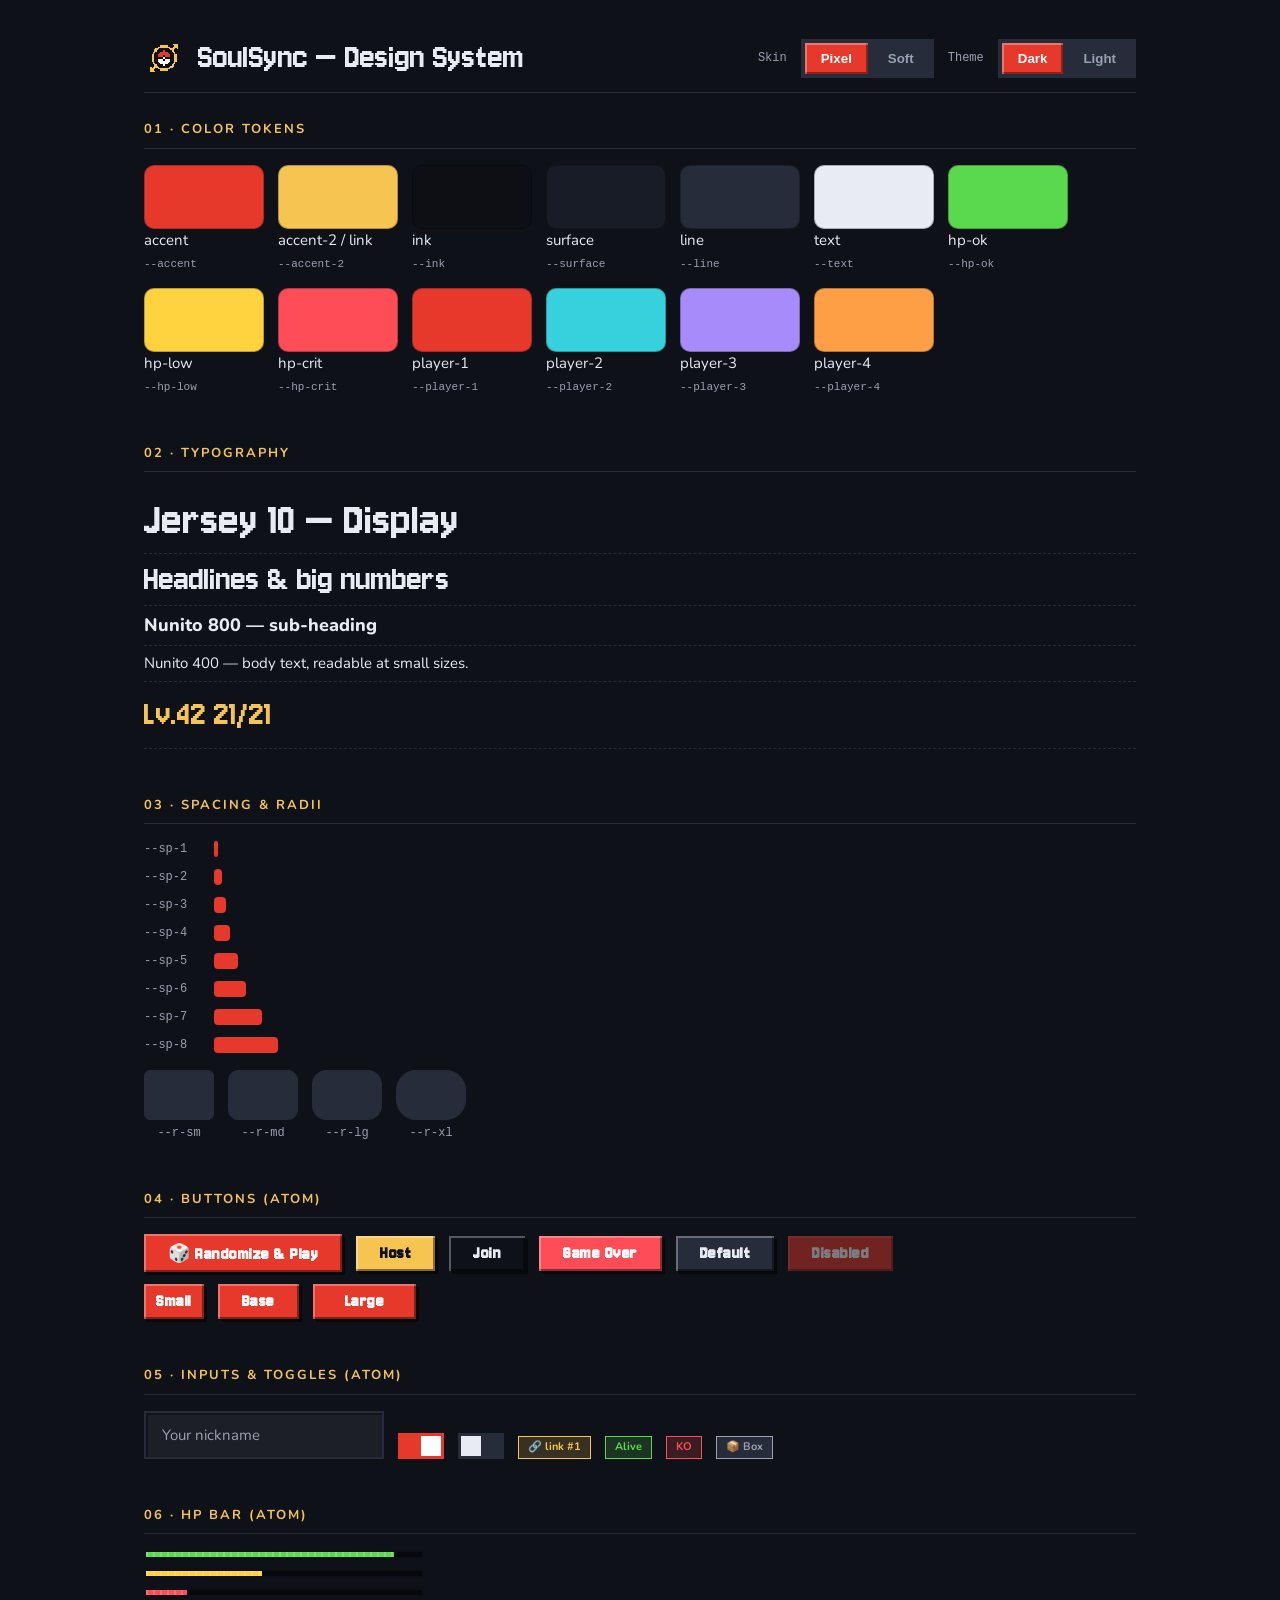
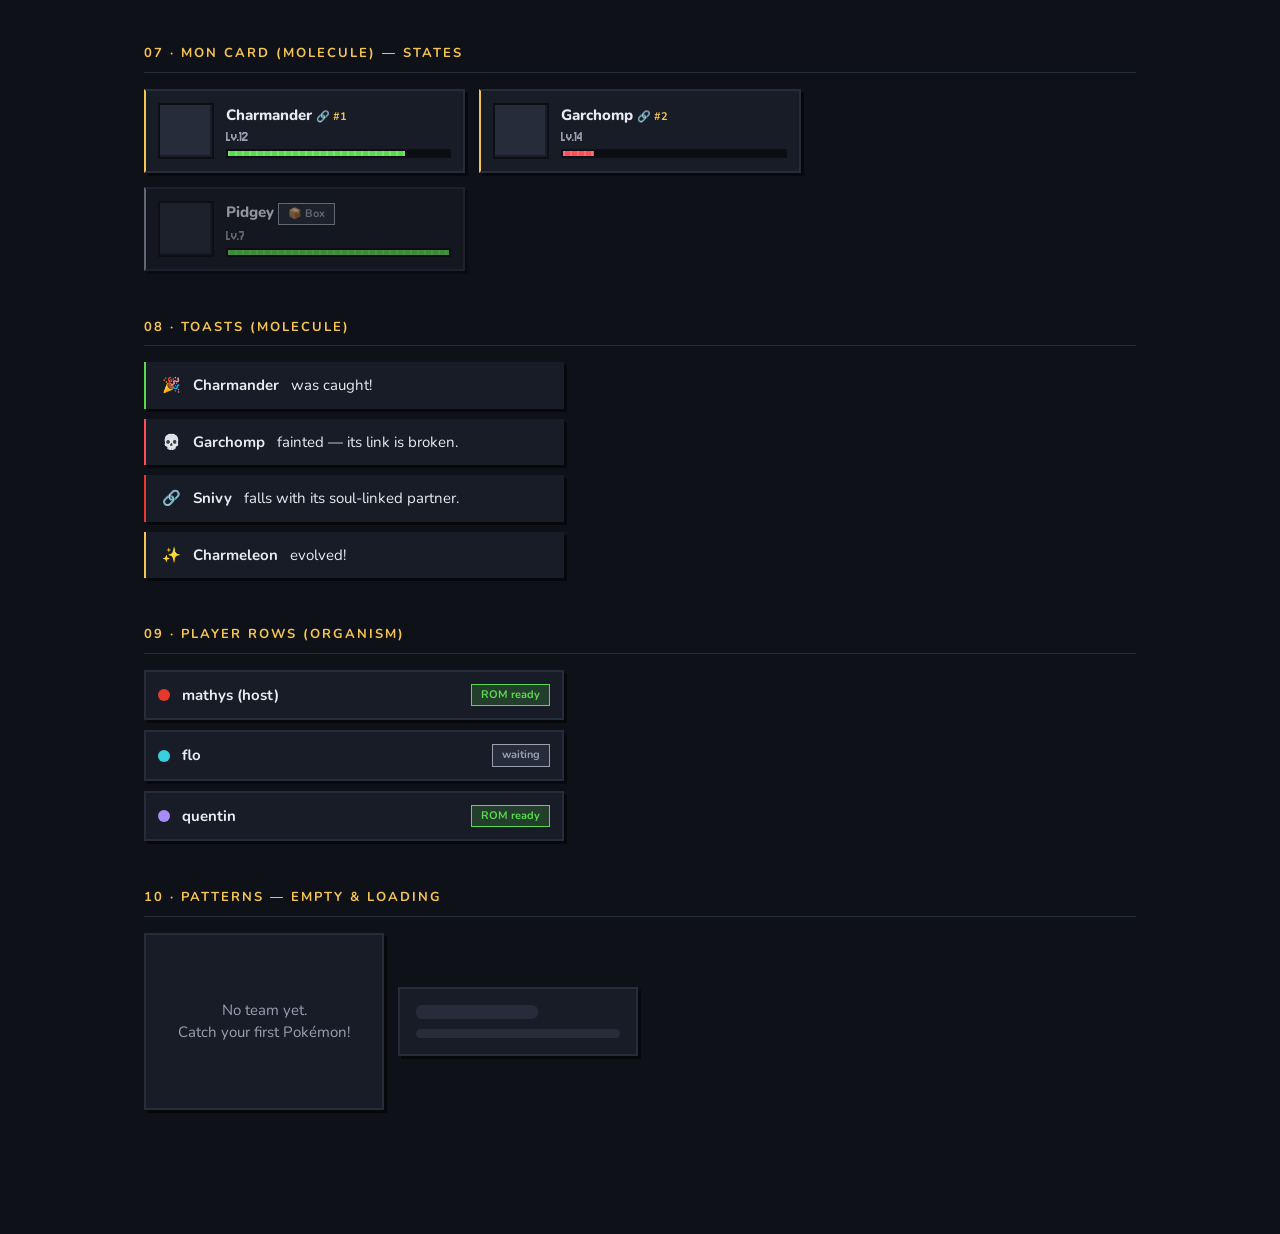
<file: ui/design-system.html>
<!doctype html>
<html lang="en" data-theme="dark" data-skin="pixel">
<head>
<meta charset="utf-8" />
<meta name="viewport" content="width=device-width, initial-scale=1" />
<title>SoulSync — Design System</title>
<link rel="icon" href="../docs/assets/favicon.ico">
<link rel="preconnect" href="https://fonts.googleapis.com">
<link rel="preconnect" href="https://fonts.gstatic.com" crossorigin>
<link href="https://fonts.googleapis.com/css2?family=Jersey+10&family=Nunito:wght@400;600;700;800&display=swap" rel="stylesheet">
<link rel="stylesheet" href="styles/tokens.css">
<link rel="stylesheet" href="styles/components.css">
<link rel="stylesheet" href="styles/pixel.css">
<style>
  .wrap { max-width: 1040px; margin: 0 auto; padding: 24px 24px 80px; }
  .topbar { display:flex; align-items:center; gap:14px; position:sticky; top:0; z-index:10;
            background:var(--bg); padding:14px 0; border-bottom:1px solid var(--line); margin-bottom:24px; }
  .topbar .h1 { font-size: var(--fs-6); }
  section { margin: 0 0 44px; }
  .sechead { border-bottom:1px solid var(--line); padding-bottom:8px; margin-bottom:16px; }
  .row { display:flex; gap:14px; flex-wrap:wrap; align-items:center; }
  .stack { display:flex; flex-direction:column; gap:10px; }
  .swatch { width:120px; }
  .swatch .chip { height:64px; border-radius:var(--r-md); border:1px solid #0004; }
  .swatch small { font-family:monospace; color:var(--text-muted); font-size:11px; }
  .scale > div { display:flex; align-items:baseline; gap:12px; border-bottom:1px dashed var(--line); padding:6px 0; }
  .box { display:grid; gap:14px; grid-template-columns:repeat(auto-fill,minmax(260px,1fr)); }
  .spacer { background:var(--accent); height:16px; border-radius:4px; }
  .label { font-size:12px; color:var(--text-muted); font-family:monospace; }
</style>
</head>
<body>
<div class="wrap">

  <div class="topbar">
    <img src="../docs/assets/logo.png" width="40" height="40" style="image-rendering:pixelated">
    <div class="h1 h-display">SoulSync — Design System</div>
    <div style="flex:1"></div>
    <span class="label">Skin</span>
    <div class="tabs">
      <button class="tab is-active" data-skin-set="pixel">Pixel</button>
      <button class="tab" data-skin-set="soft">Soft</button>
    </div>
    <span class="label">Theme</span>
    <div class="tabs">
      <button class="tab is-active" data-set="dark">Dark</button>
      <button class="tab" data-set="light">Light</button>
    </div>
  </div>

  <!-- COLORS -->
  <section>
    <div class="sechead"><span class="h3">01 · Color tokens</span></div>
    <div class="row" id="swatches"></div>
  </section>

  <!-- TYPE -->
  <section>
    <div class="sechead"><span class="h3">02 · Typography</span></div>
    <div class="scale">
      <div><span class="h1">Jersey 10 — Display</span></div>
      <div><span class="h2">Headlines &amp; big numbers</span></div>
      <div><span style="font-weight:800;font-size:var(--fs-3)">Nunito 800 — sub-heading</span></div>
      <div><span style="font-size:var(--fs-2)">Nunito 400 — body text, readable at small sizes.</span></div>
      <div><span class="num" style="font-size:var(--fs-6);color:var(--accent-2)">Lv.42  21/21</span></div>
    </div>
  </section>

  <!-- SPACING / RADII -->
  <section>
    <div class="sechead"><span class="h3">03 · Spacing &amp; radii</span></div>
    <div class="stack" id="spacing"></div>
    <div class="row" style="margin-top:16px" id="radii"></div>
  </section>

  <!-- BUTTONS -->
  <section>
    <div class="sechead"><span class="h3">04 · Buttons (atom)</span></div>
    <div class="row">
      <button class="btn btn--primary">🎲 Randomize &amp; Play</button>
      <button class="btn btn--gold">Host</button>
      <button class="btn btn--ghost">Join</button>
      <button class="btn btn--danger">Game Over</button>
      <button class="btn">Default</button>
      <button class="btn btn--primary" disabled>Disabled</button>
    </div>
    <div class="row" style="margin-top:12px">
      <button class="btn btn--primary btn--sm">Small</button>
      <button class="btn btn--primary">Base</button>
      <button class="btn btn--primary btn--lg">Large</button>
    </div>
  </section>

  <!-- FORM -->
  <section>
    <div class="sechead"><span class="h3">05 · Inputs &amp; toggles (atom)</span></div>
    <div class="row" style="align-items:flex-end">
      <div style="width:240px"><input class="input" placeholder="Your nickname"></div>
      <label class="toggle"><input type="checkbox" checked><span class="toggle__track"></span></label>
      <label class="toggle"><input type="checkbox"><span class="toggle__track"></span></label>
      <span class="badge badge--link">🔗 link #1</span>
      <span class="badge badge--alive">Alive</span>
      <span class="badge badge--dead">KO</span>
      <span class="badge badge--box">📦 Box</span>
    </div>
  </section>

  <!-- HP BARS -->
  <section>
    <div class="sechead"><span class="h3">06 · HP bar (atom)</span></div>
    <div class="stack" style="max-width:280px">
      <div class="hpbar"><div class="hpbar__fill" style="width:90%"></div></div>
      <div class="hpbar"><div class="hpbar__fill is-low" style="width:42%"></div></div>
      <div class="hpbar"><div class="hpbar__fill is-crit" style="width:15%"></div></div>
    </div>
  </section>

  <!-- MON CARDS -->
  <section>
    <div class="sechead"><span class="h3">07 · Mon card (molecule) — states</span></div>
    <div class="box">
      <div class="mon">
        <div class="mon__pic"></div>
        <div class="mon__body"><span class="mon__name">Charmander</span> <span class="mon__link">🔗 #1</span>
          <div class="mon__lvl">Lv.12</div><div class="hpbar"><div class="hpbar__fill" style="width:80%"></div></div></div>
      </div>
      <div class="mon is-critical">
        <div class="mon__pic"></div>
        <div class="mon__body"><span class="mon__name">Garchomp</span> <span class="mon__link">🔗 #2</span>
          <div class="mon__lvl">Lv.14</div><div class="hpbar"><div class="hpbar__fill is-crit" style="width:14%"></div></div></div>
      </div>
      <div class="mon is-fainted">
        <div class="mon__pic"></div>
        <div class="mon__body"><span class="mon__name">Snivy ✖</span>
          <div class="mon__lvl">Lv.10</div><div class="hpbar"><div class="hpbar__fill is-crit" style="width:0%"></div></div></div>
      </div>
      <div class="mon is-boxed">
        <div class="mon__pic"></div>
        <div class="mon__body"><span class="mon__name">Pidgey</span> <span class="badge badge--box">📦 Box</span>
          <div class="mon__lvl">Lv.7</div><div class="hpbar"><div class="hpbar__fill" style="width:100%"></div></div></div>
      </div>
    </div>
  </section>

  <!-- TOASTS -->
  <section>
    <div class="sechead"><span class="h3">08 · Toasts (molecule)</span></div>
    <div class="stack" style="max-width:420px">
      <div class="toast toast--catch">🎉 <b>Charmander</b> was caught!</div>
      <div class="toast toast--death">💀 <b>Garchomp</b> fainted — its link is broken.</div>
      <div class="toast toast--cascade">🔗 <b>Snivy</b> falls with its soul-linked partner.</div>
      <div class="toast toast--evolve">✨ <b>Charmeleon</b> evolved!</div>
    </div>
  </section>

  <!-- LOBBY -->
  <section>
    <div class="sechead"><span class="h3">09 · Player rows (organism)</span></div>
    <div class="stack" style="max-width:420px">
      <div class="player-row"><span class="player-dot" style="background:var(--player-1)"></span><span class="player-row__name">mathys (host)</span><span class="badge badge--alive">ROM ready</span></div>
      <div class="player-row"><span class="player-dot" style="background:var(--player-2)"></span><span class="player-row__name">flo</span><span class="badge badge--box">waiting</span></div>
      <div class="player-row"><span class="player-dot" style="background:var(--player-3)"></span><span class="player-row__name">quentin</span><span class="badge badge--alive">ROM ready</span></div>
    </div>
  </section>

  <!-- PATTERNS -->
  <section>
    <div class="sechead"><span class="h3">10 · Patterns — empty &amp; loading</span></div>
    <div class="row">
      <div class="card" style="width:240px"><div class="empty">No team yet.<br>Catch your first Pokémon!</div></div>
      <div class="card" style="width:240px">
        <div class="skeleton" style="height:14px;width:60%;margin-bottom:10px"></div>
        <div class="skeleton" style="height:9px;width:100%"></div>
      </div>
    </div>
  </section>

</div>

<script>
  // theme toggle
  document.querySelectorAll('.tab[data-set]').forEach(b=>b.onclick=()=>{
    document.documentElement.setAttribute('data-theme', b.dataset.set);
    document.querySelectorAll('.tab[data-set]').forEach(x=>x.classList.toggle('is-active', x===b));
  });
  // skin toggle (pixel <-> soft). "soft" = remove data-skin so only components.css applies.
  document.querySelectorAll('.tab[data-skin-set]').forEach(b=>b.onclick=()=>{
    const s=b.dataset.skinSet;
    if(s==='pixel') document.documentElement.setAttribute('data-skin','pixel');
    else document.documentElement.removeAttribute('data-skin');
    document.querySelectorAll('.tab[data-skin-set]').forEach(x=>x.classList.toggle('is-active', x===b));
  });
  // color swatches
  const COLORS=[['accent','--accent'],['accent-2 / link','--accent-2'],['ink','--ink'],['surface','--surface'],
    ['line','--line'],['text','--text'],['hp-ok','--hp-ok'],['hp-low','--hp-low'],['hp-crit','--hp-crit'],
    ['player-1','--player-1'],['player-2','--player-2'],['player-3','--player-3'],['player-4','--player-4']];
  document.getElementById('swatches').innerHTML = COLORS.map(([n,v])=>
    `<div class="swatch"><div class="chip" style="background:var(${v})"></div><div>${n}</div><small>${v}</small></div>`).join('');
  // spacing
  document.getElementById('spacing').innerHTML = [1,2,3,4,5,6,7,8].map(i=>
    `<div style="display:flex;align-items:center;gap:10px"><span class="label" style="width:60px">--sp-${i}</span><div class="spacer" style="width:var(--sp-${i})"></div></div>`).join('');
  // radii
  document.getElementById('radii').innerHTML = ['sm','md','lg','xl'].map(r=>
    `<div style="text-align:center"><div style="width:70px;height:50px;background:var(--surface-2);border:1px solid var(--line);border-radius:var(--r-${r})"></div><small class="label">--r-${r}</small></div>`).join('');
</script>
</body>
</html>
</file>
<file: ui/styles/tokens.css>
/* =============================================================================
   SoulSync — Design Tokens (single source of truth)
   Layer 0 of the design system. Primitives -> semantic, named by intent.
   Two themes: [data-theme="dark"] (in-game overlay) · [data-theme="light"] (menus).
   ============================================================================= */

:root {
  /* ---- PRIMITIVES (raw values, never used directly in components) ---- */
  --braise:      #e6392c;
  --braise-600:  #c22e23;
  --or:          #f5c451;
  --or-600:      #d9a73a;
  --ink:         #0e0f14;
  --white:       #ffffff;

  /* functional / game states */
  --green:       #5ad94e;
  --yellow:      #ffd23f;
  --red:         #ff4d57;

  /* player accents */
  --player-1:    #e6392c;
  --player-2:    #36d1dc;
  --player-3:    #a78bfa;
  --player-4:    #ff9f45;

  /* neutral ramp */
  --n-0:  #ffffff;
  --n-50: #f3f4f8;
  --n-100:#e8ebf2;
  --n-200:#cdd2df;
  --n-300:#9aa0b2;
  --n-500:#5b6275;
  --n-700:#262c3a;
  --n-800:#181c26;
  --n-900:#0f1118;
  --n-950:#0a0c12;

  /* ---- TYPOGRAPHY ---- */
  --font-display: 'Jersey 10', system-ui, sans-serif;
  --font-body:    'Nunito', system-ui, -apple-system, sans-serif;

  --fs-0: 11px;  --fs-1: 13px;  --fs-2: 15px;  --fs-3: 18px;
  --fs-4: 22px;  --fs-5: 28px;  --fs-6: 36px;  --fs-7: 48px;  --fs-8: 64px;
  --fw-regular: 400; --fw-semibold: 600; --fw-bold: 700; --fw-black: 800;
  --lh-tight: 1.1; --lh-normal: 1.5;

  /* ---- SPACING (4px base) ---- */
  --sp-1: 4px;  --sp-2: 8px;  --sp-3: 12px; --sp-4: 16px;
  --sp-5: 24px; --sp-6: 32px; --sp-7: 48px; --sp-8: 64px;

  /* ---- RADII ---- */
  --r-sm: 6px; --r-md: 10px; --r-lg: 14px; --r-xl: 20px; --r-full: 999px;

  /* ---- SHADOWS ---- */
  --sh-1: 0 2px 6px rgba(0,0,0,.25);
  --sh-2: 0 6px 18px rgba(0,0,0,.35);
  --sh-3: 0 14px 40px rgba(0,0,0,.5);

  /* ---- BORDERS ---- */
  --bd-1: 1px; --bd-2: 2px; --bd-accent: 4px;

  /* ---- MOTION ---- */
  --dur-fast: 120ms; --dur-base: 200ms; --dur-slow: 360ms;
  --ease: cubic-bezier(.2,.7,.2,1);

  /* ---- Z-INDEX ---- */
  --z-base: 1; --z-overlay: 100; --z-modal: 200; --z-toast: 300;

  /* ---- SEMANTIC (brand-stable) ---- */
  --accent:       var(--braise);
  --accent-press: var(--braise-600);
  --accent-2:     var(--or);
  --accent-2-press: var(--or-600);
  --link:         var(--or);          /* soul-link gold */
  --hp-ok:        var(--green);
  --hp-low:       var(--yellow);
  --hp-crit:      var(--red);
}

/* ---- DARK THEME (in-game overlay) — default ---- */
:root,
[data-theme="dark"] {
  --bg:        var(--n-900);
  --surface:   var(--n-800);
  --surface-2: var(--n-700);
  --line:      var(--n-700);
  --text:      var(--n-100);
  --text-muted:var(--n-300);
  --on-accent: var(--white);
  --field-bg:  rgba(255,255,255,.06);
}

/* ---- LIGHT THEME (menus) ---- */
[data-theme="light"] {
  --bg:        var(--n-50);
  --surface:   var(--n-0);
  --surface-2: var(--n-100);
  --line:      var(--n-200);
  --text:      var(--ink);
  --text-muted:var(--n-500);
  --on-accent: var(--white);
  --field-bg:  var(--n-50);
}
</file>
<file: ui/styles/components.css>
/* =============================================================================
   SoulSync — Components (atoms -> organisms). Built on tokens.css.
   ============================================================================= */

*, *::before, *::after { box-sizing: border-box; }
body {
  margin: 0; background: var(--bg); color: var(--text);
  font-family: var(--font-body); font-size: var(--fs-2); line-height: var(--lh-normal);
}

/* ---- Typography ---- */
.h-display { font-family: var(--font-display); line-height: var(--lh-tight); }
.h1 { font-family: var(--font-display); font-size: var(--fs-7); line-height: var(--lh-tight); margin: 0; }
.h2 { font-family: var(--font-display); font-size: var(--fs-6); line-height: var(--lh-tight); margin: 0; }
.h3 { font-size: var(--fs-1); text-transform: uppercase; letter-spacing: 1px;
      color: var(--accent-2); font-weight: var(--fw-bold); margin: 0; }
.muted { color: var(--text-muted); }
.num { font-family: var(--font-display); }

/* ---- Button (atom) ---- */
.btn {
  --btn-bg: var(--surface-2); --btn-fg: var(--text);
  display: inline-flex; align-items: center; gap: var(--sp-2); justify-content: center;
  font-family: var(--font-body); font-weight: var(--fw-bold); font-size: var(--fs-2);
  padding: var(--sp-3) var(--sp-5); border: none; border-radius: var(--r-md);
  background: var(--btn-bg); color: var(--btn-fg); cursor: pointer;
  transition: transform var(--dur-fast) var(--ease), filter var(--dur-fast) var(--ease), background var(--dur-fast) var(--ease);
}
.btn:hover { filter: brightness(1.08); }
.btn:active { transform: translateY(1px); }
.btn:focus-visible { outline: var(--bd-2) solid var(--accent-2); outline-offset: 2px; }
.btn:disabled { opacity: .45; cursor: not-allowed; filter: none; transform: none; }
.btn--primary   { --btn-bg: var(--accent);   --btn-fg: var(--on-accent); }
.btn--primary:active { background: var(--accent-press); }
.btn--gold      { --btn-bg: var(--accent-2); --btn-fg: var(--ink); }
.btn--ghost     { --btn-bg: transparent; --btn-fg: var(--text); box-shadow: inset 0 0 0 var(--bd-1) var(--line); }
.btn--danger    { --btn-bg: var(--hp-crit); --btn-fg: var(--white); }
.btn--sm { padding: var(--sp-2) var(--sp-3); font-size: var(--fs-1); }
.btn--lg { padding: var(--sp-4) var(--sp-6); font-size: var(--fs-3); }

/* ---- Inputs (atom) ---- */
.input {
  width: 100%; padding: var(--sp-3) var(--sp-4); font-size: var(--fs-2); color: var(--text);
  background: var(--field-bg); border: var(--bd-1) solid var(--line); border-radius: var(--r-md);
  font-family: var(--font-body); transition: border-color var(--dur-fast) var(--ease);
}
.input:focus { outline: none; border-color: var(--accent-2); }
.input::placeholder { color: var(--text-muted); }

/* ---- Toggle / switch (atom) ---- */
.toggle { position: relative; display: inline-flex; width: 46px; height: 26px; }
.toggle input { opacity: 0; width: 0; height: 0; }
.toggle__track {
  position: absolute; inset: 0; background: var(--surface-2); border-radius: var(--r-full);
  border: var(--bd-1) solid var(--line); transition: background var(--dur-base) var(--ease);
}
.toggle__track::after {
  content: ""; position: absolute; top: 2px; left: 2px; width: 20px; height: 20px;
  background: var(--text); border-radius: var(--r-full); transition: transform var(--dur-base) var(--ease);
}
.toggle input:checked + .toggle__track { background: var(--accent); border-color: var(--accent); }
.toggle input:checked + .toggle__track::after { transform: translateX(20px); background: var(--white); }

/* ---- Badge / tag (atom) ---- */
.badge { display: inline-flex; align-items: center; gap: 4px; padding: 3px 10px;
  border-radius: var(--r-full); font-size: var(--fs-0); font-weight: var(--fw-bold); }
.badge--link   { background: color-mix(in srgb, var(--link) 18%, transparent); color: var(--link); }
.badge--alive  { background: color-mix(in srgb, var(--hp-ok) 18%, transparent); color: var(--hp-ok); }
.badge--dead   { background: color-mix(in srgb, var(--hp-crit) 18%, transparent); color: var(--hp-crit); }
.badge--box    { background: var(--surface-2); color: var(--text-muted); }

/* ---- Card / panel (atom) ---- */
.card { background: var(--surface); border: var(--bd-1) solid var(--line);
  border-radius: var(--r-lg); padding: var(--sp-4); }
.panel { background: var(--surface); border: var(--bd-1) solid var(--line);
  border-radius: var(--r-lg); box-shadow: var(--sh-2); }

/* ---- HP bar (atom) ---- */
.hpbar { height: 9px; border-radius: var(--r-full); background: rgba(0,0,0,.35); overflow: hidden; }
.hpbar__fill { height: 100%; background: var(--hp-ok); transition: width var(--dur-slow) var(--ease); }
.hpbar__fill.is-low  { background: var(--hp-low); }
.hpbar__fill.is-crit { background: var(--hp-crit); }

/* ---- Mon card (molecule) ---- */
.mon {
  display: flex; gap: var(--sp-3); align-items: center; position: relative;
  background: var(--surface); border: var(--bd-1) solid var(--line);
  border-left: var(--bd-accent) solid var(--accent-2);
  border-radius: var(--r-md); padding: var(--sp-3); box-shadow: var(--sh-1);
}
.mon__pic { width: 56px; height: 56px; flex: none; image-rendering: pixelated;
  border-radius: var(--r-full); background: radial-gradient(circle at 40% 35%, #ffffff22, #00000033); }
.mon__body { flex: 1; min-width: 0; }
.mon__name { font-weight: var(--fw-black); font-size: var(--fs-2); }
.mon__lvl  { font-family: var(--font-display); color: var(--text-muted); font-size: var(--fs-2); }
.mon__link { color: var(--link); font-weight: var(--fw-bold); font-size: var(--fs-0); }
.mon.is-critical { animation: mon-pulse 900ms var(--ease) infinite; }
.mon.is-fainted { filter: grayscale(1); opacity: .55; }
.mon.is-fainted .mon__pic::after { content: "✖"; }
.mon.is-boxed { opacity: .6; border-left-color: var(--text-muted); }
@keyframes mon-pulse { 0%,100% { box-shadow: var(--sh-1); } 50% { box-shadow: 0 0 0 2px var(--hp-crit); } }

/* ---- Toast / notification (molecule) ---- */
.toast {
  display: flex; align-items: center; gap: var(--sp-3);
  background: var(--surface); color: var(--text);
  border-left: var(--bd-accent) solid var(--accent-2);
  border-radius: var(--r-md); padding: var(--sp-3) var(--sp-4); box-shadow: var(--sh-2);
  animation: toast-in var(--dur-base) var(--ease);
}
.toast--catch   { border-left-color: var(--hp-ok); }
.toast--death   { border-left-color: var(--hp-crit); }
.toast--cascade { border-left-color: var(--accent); }
.toast--evolve  { border-left-color: var(--accent-2); }
@keyframes toast-in { from { opacity: 0; transform: translateX(16px); } to { opacity: 1; transform: none; } }

/* ---- Tabs (molecule) ---- */
.tabs { display: inline-flex; gap: 4px; background: var(--surface-2); padding: 4px; border-radius: var(--r-md); }
.tab { padding: var(--sp-2) var(--sp-4); border-radius: var(--r-sm); cursor: pointer;
  font-weight: var(--fw-bold); color: var(--text-muted); border: none; background: transparent; }
.tab.is-active { background: var(--accent); color: var(--on-accent); }

/* ---- Player row (organism, lobby) ---- */
.player-row { display: flex; align-items: center; gap: var(--sp-3);
  padding: var(--sp-3); border-radius: var(--r-md); background: var(--surface); border: var(--bd-1) solid var(--line); }
.player-dot { width: 12px; height: 12px; border-radius: var(--r-full); flex: none; }
.player-row__name { font-weight: var(--fw-bold); flex: 1; }

/* ---- Overlay + modal (organism, e.g. Game Over) ---- */
.overlay { position: fixed; inset: 0; z-index: var(--z-modal);
  background: rgba(0,0,0,.7); display: grid; place-items: center; }
.modal { width: min(440px, 92vw); text-align: center; padding: var(--sp-6); }
.modal .h1 { color: var(--hp-crit); }

/* ---- Empty / loading (pattern) ---- */
.empty { text-align: center; color: var(--text-muted); padding: var(--sp-7) var(--sp-4); }
.skeleton { background: linear-gradient(90deg, var(--surface-2), var(--line), var(--surface-2));
  background-size: 200% 100%; animation: sk 1.2s linear infinite; border-radius: var(--r-sm); }
@keyframes sk { from { background-position: 200% 0; } to { background-position: -200% 0; } }
</file>
<file: ui/styles/pixel.css>
/* =============================================================================
   SoulSync — Pixel-art skin. Layer ON TOP of components.css.
   Activate with [data-skin="pixel"] on <html>. Techniques: sharp corners,
   hard (blur-less) shadows, beveled edges, pixel font on labels, pixelated images.
   ============================================================================= */

[data-skin="pixel"] {
  --px: 3px;
}

/* crisp sprites/images everywhere */
[data-skin="pixel"] img,
[data-skin="pixel"] canvas,
[data-skin="pixel"] .mon__pic { image-rendering: pixelated; }

/* surfaces: sharp corners + thick flat border + hard drop shadow */
[data-skin="pixel"] .card,
[data-skin="pixel"] .panel,
[data-skin="pixel"] .mon,
[data-skin="pixel"] .toast,
[data-skin="pixel"] .player-row,
[data-skin="pixel"] .modal {
  border-radius: 0;
  border-width: var(--bd-2);
  box-shadow: var(--px) var(--px) 0 rgba(0,0,0,.55);
}

/* buttons: chunky beveled pixel buttons with pixel font */
[data-skin="pixel"] .btn {
  border-radius: 0;
  font-family: var(--font-display);
  font-size: var(--fs-3);
  letter-spacing: .5px;
  padding-block: var(--sp-2);
  box-shadow:
    inset 2px 2px 0 rgba(255,255,255,.30),
    inset -2px -2px 0 rgba(0,0,0,.45),
    var(--px) var(--px) 0 rgba(0,0,0,.55);
}
[data-skin="pixel"] .btn:hover { filter: brightness(1.1); }
[data-skin="pixel"] .btn:active {
  transform: translate(var(--px), var(--px));
  box-shadow:
    inset -2px -2px 0 rgba(255,255,255,.18),
    inset 2px 2px 0 rgba(0,0,0,.45);
}
[data-skin="pixel"] .btn:disabled { box-shadow: inset 2px 2px 0 rgba(255,255,255,.12), inset -2px -2px 0 rgba(0,0,0,.3); transform: none; }

/* inputs: sunken/inset bevel */
[data-skin="pixel"] .input {
  border-radius: 0;
  border-width: var(--bd-2);
  box-shadow: inset 2px 2px 0 rgba(0,0,0,.4);
}

/* badges + tabs: sharp, outlined */
[data-skin="pixel"] .badge { border-radius: 0; box-shadow: inset 0 0 0 1px currentColor; }
[data-skin="pixel"] .tabs { border-radius: 0; }
[data-skin="pixel"] .tab  { border-radius: 0; }
[data-skin="pixel"] .tab.is-active { box-shadow: inset 2px 2px 0 rgba(255,255,255,.3), inset -2px -2px 0 rgba(0,0,0,.4); }

/* HP bar: hard edges, dark frame, pixel segments */
[data-skin="pixel"] .hpbar {
  border-radius: 0; border: var(--bd-2) solid var(--ink); background: rgba(0,0,0,.55);
}
[data-skin="pixel"] .hpbar__fill {
  background-image: repeating-linear-gradient(90deg, rgba(255,255,255,.18) 0 2px, transparent 2px 7px);
}

/* toggle: square */
[data-skin="pixel"] .toggle__track,
[data-skin="pixel"] .toggle__track::after { border-radius: 0; }

/* mon pic: square pixel frame instead of round */
[data-skin="pixel"] .mon__pic {
  border-radius: 0; border: var(--bd-2) solid var(--ink);
  box-shadow: inset -2px -2px 0 rgba(0,0,0,.35);
  background: var(--surface-2);
}

/* headings get the display font already; nudge body labels toward pixel where it reads well */
[data-skin="pixel"] .h3 { letter-spacing: 2px; }
</file>
